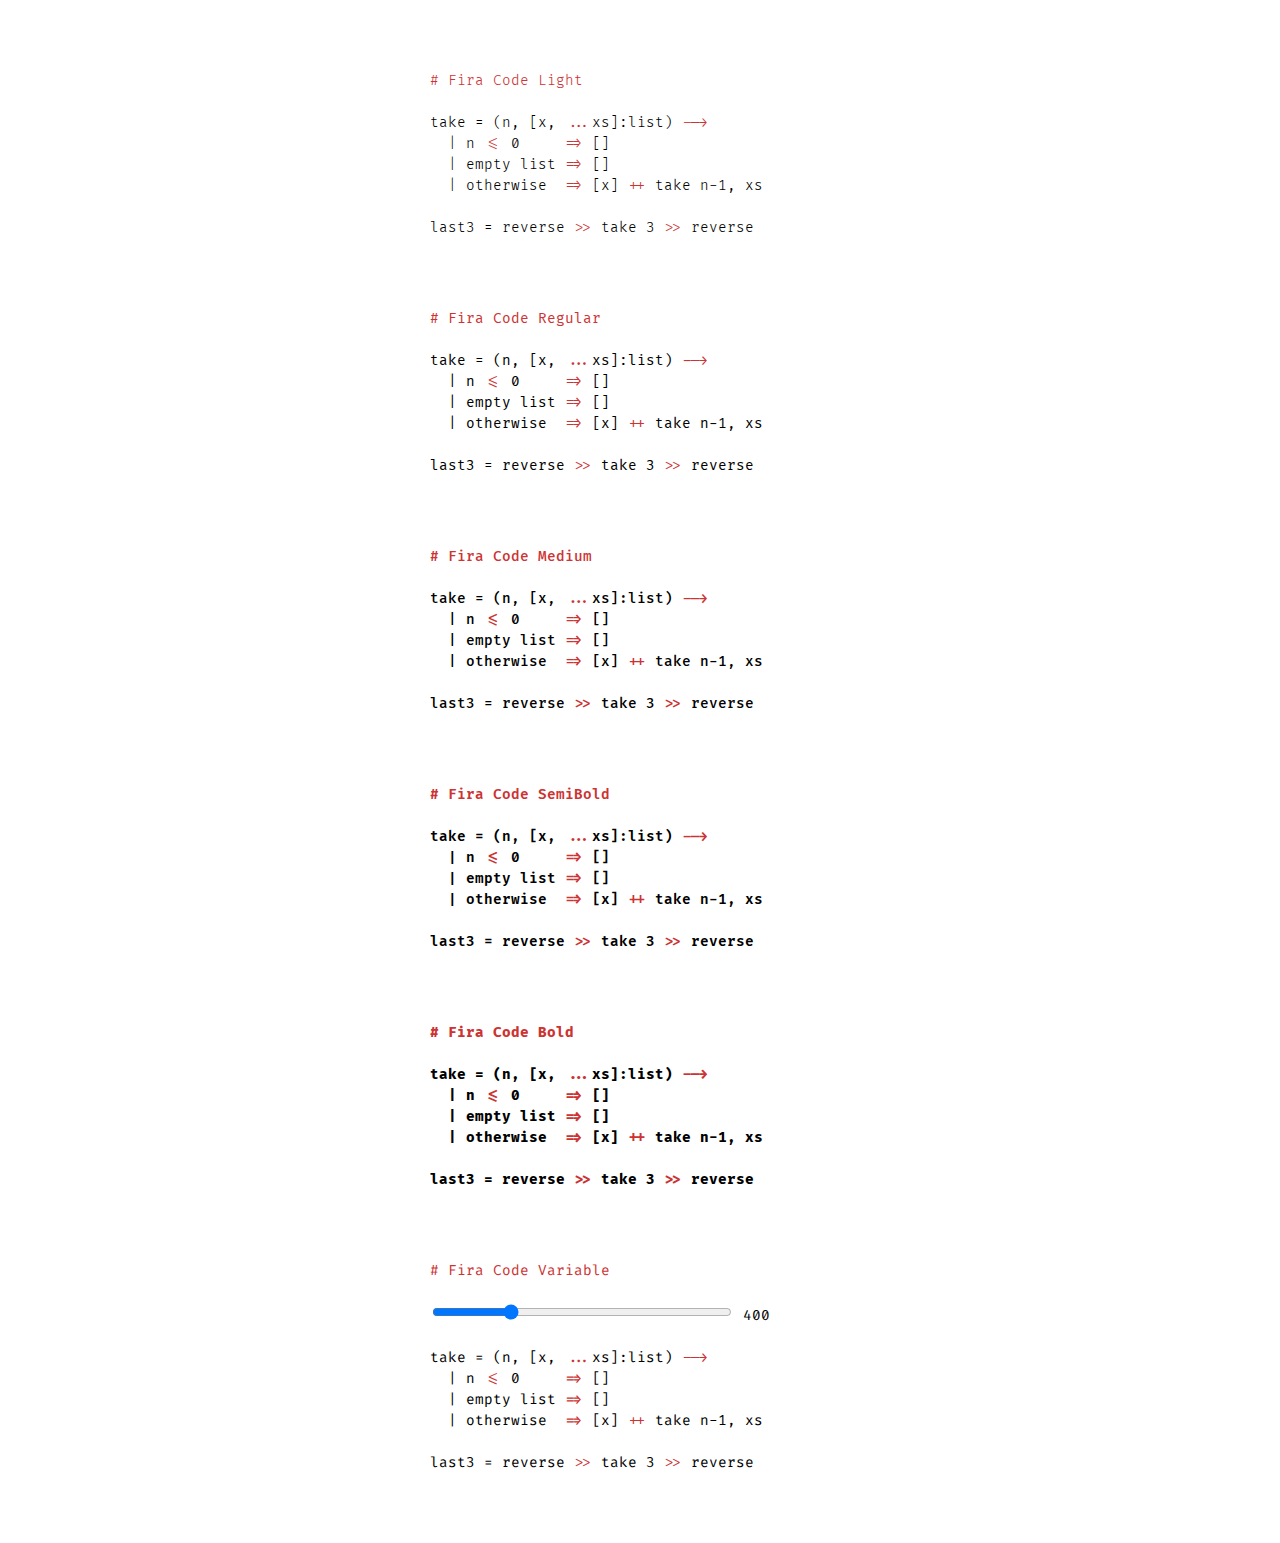
<file: fonts/specimen.html>
<!DOCTYPE html>
<html lang="en">
<head>
  <meta charset="UTF-8">
  <meta name="viewport" content="width=device-width,initial-scale=1.0">
  <title>Fira Code Specimen</title>

  <link rel="stylesheet" href="fira_code.css">
  <style>
    body { font: 14px/1.5em "Fira Code"; }
    .code {
      font-feature-settings: "calt" 1;  /* Enable ligatures for IE 10+, Edge */
      text-rendering: optimizeLegibility; /* Force ligatures for Webkit, Blink, Gecko */
      width: 30em;
      margin: 5em auto;
      white-space: pre-wrap;
      word-break: break-all;
    }
    .light { font-weight: 300; }
    .regular { font-weight: 400; }
    .medium { font-weight: 500; }
    .semibold { font-weight: 600; }
    .bold { font-weight: 700; }
    .variable { font-family: 'Fira Code VF'; font-variation-settings: 'wght' 400; }
    i { font-style: normal; color: #c33; }
    b { font-weight: inherit; color: #c33; }
  </style>
  <script type="text/javascript">
    function onWeightChange(weight) {
      // code_variable.style['font-weight'] = weight;
      code_variable.style['font-variation-settings'] = "'wght' " + weight;
      span_wght.innerText = weight;
    }
  </script>
<body>

<div class="code light"><b># Fira Code Light</b>

take = (n, [x, <i>...</i>xs]:list) <i>--&gt;</i>
  | n <i>&lt;=</i> 0     <i>=&gt;</i> []
  | empty list <i>=&gt;</i> []
  | otherwise  <i>=&gt;</i> [x] <i>++</i> take n-1, xs

last3 = reverse <i>&gt;&gt;</i> take 3 <i>&gt;&gt;</i> reverse</div>


<div class="code regular"><b># Fira Code Regular</b>

take = (n, [x, <i>...</i>xs]:list) <i>--></i>
  | n <i>&lt;=</i> 0     <i>=&gt;</i> []
  | empty list <i>=&gt;</i> []
  | otherwise  <i>=&gt;</i> [x] <i>++</i> take n-1, xs

last3 = reverse <i>&gt;&gt;</i> take 3 <i>&gt;&gt;</i> reverse</div>


<div class="code medium"><b># Fira Code Medium</b>

take = (n, [x, <i>...</i>xs]:list) <i>--&gt;</i>
  | n <i>&lt;=</i> 0     <i>=&gt;</i> []
  | empty list <i>=&gt;</i> []
  | otherwise  <i>=&gt;</i> [x] <i>++</i> take n-1, xs

last3 = reverse <i>&gt;&gt;</i> take 3 <i>&gt;&gt;</i> reverse</div>


<div class="code semibold"><b># Fira Code SemiBold</b>

take = (n, [x, <i>...</i>xs]:list) <i>--&gt;</i>
  | n <i>&lt;=</i> 0     <i>=&gt;</i> []
  | empty list <i>=&gt;</i> []
  | otherwise  <i>=&gt;</i> [x] <i>++</i> take n-1, xs

last3 = reverse <i>&gt;&gt;</i> take 3 <i>&gt;&gt;</i> reverse</div>


<div class="code bold"><b># Fira Code Bold</b>

take = (n, [x, <i>...</i>xs]:list) <i>--&gt;</i>
  | n <i>&lt;=</i> 0     <i>=&gt;</i> []
  | empty list <i>=&gt;</i> []
  | otherwise  <i>=&gt;</i> [x] <i>++</i> take n-1, xs

last3 = reverse <i>&gt;&gt;</i> take 3 <i>&gt;&gt;</i> reverse</div>

<div id="code_variable" class="code variable"><b># Fira Code Variable</b>

<input type="range" min="300" max="700" value="400" step="10" style="width: 300px;" oninput="onWeightChange(this.value)" onchange="onWeightChange(this.value)"> <span id="span_wght">400</span>

take = (n, [x, <i>...</i>xs]:list) <i>--&gt;</i>
  | n <i>&lt;=</i> 0     <i>=&gt;</i> []
  | empty list <i>=&gt;</i> []
  | otherwise  <i>=&gt;</i> [x] <i>++</i> take n-1, xs

last3 = reverse <i>&gt;&gt;</i> take 3 <i>&gt;&gt;</i> reverse</div>
</file>
<file: fonts/fira_code.css>
@font-face {
  font-family: 'Fira Code';
  src: url('woff2/FiraCode-Light.woff2') format('woff2'),
    url("woff/FiraCode-Light.woff") format("woff");
  font-weight: 300;
  font-style: normal;
}

@font-face {
  font-family: 'Fira Code';
  src: url('woff2/FiraCode-Regular.woff2') format('woff2'),
    url("woff/FiraCode-Regular.woff") format("woff");
  font-weight: 400;
  font-style: normal;
}

@font-face {
  font-family: 'Fira Code';
  src: url('woff2/FiraCode-Medium.woff2') format('woff2'),
    url("woff/FiraCode-Medium.woff") format("woff");
  font-weight: 500;
  font-style: normal;
}

@font-face {
  font-family: 'Fira Code';
  src: url('woff2/FiraCode-SemiBold.woff2') format('woff2'),
    url("woff/FiraCode-SemiBold.woff") format("woff");
  font-weight: 600;
  font-style: normal;
}

@font-face {
  font-family: 'Fira Code';
  src: url('woff2/FiraCode-Bold.woff2') format('woff2'),
    url("woff/FiraCode-Bold.woff") format("woff");
  font-weight: 700;
  font-style: normal;
}

@font-face {
  font-family: 'Fira Code VF';
  src: url('woff2/FiraCode-VF.woff2') format('woff2-variations'),
       url('woff/FiraCode-VF.woff') format('woff-variations');
  /* font-weight requires a range: https://developer.mozilla.org/en-US/docs/Web/CSS/CSS_Fonts/Variable_Fonts_Guide#Using_a_variable_font_font-face_changes */
  font-weight: 300 700;
  font-style: normal;
}
</file>
